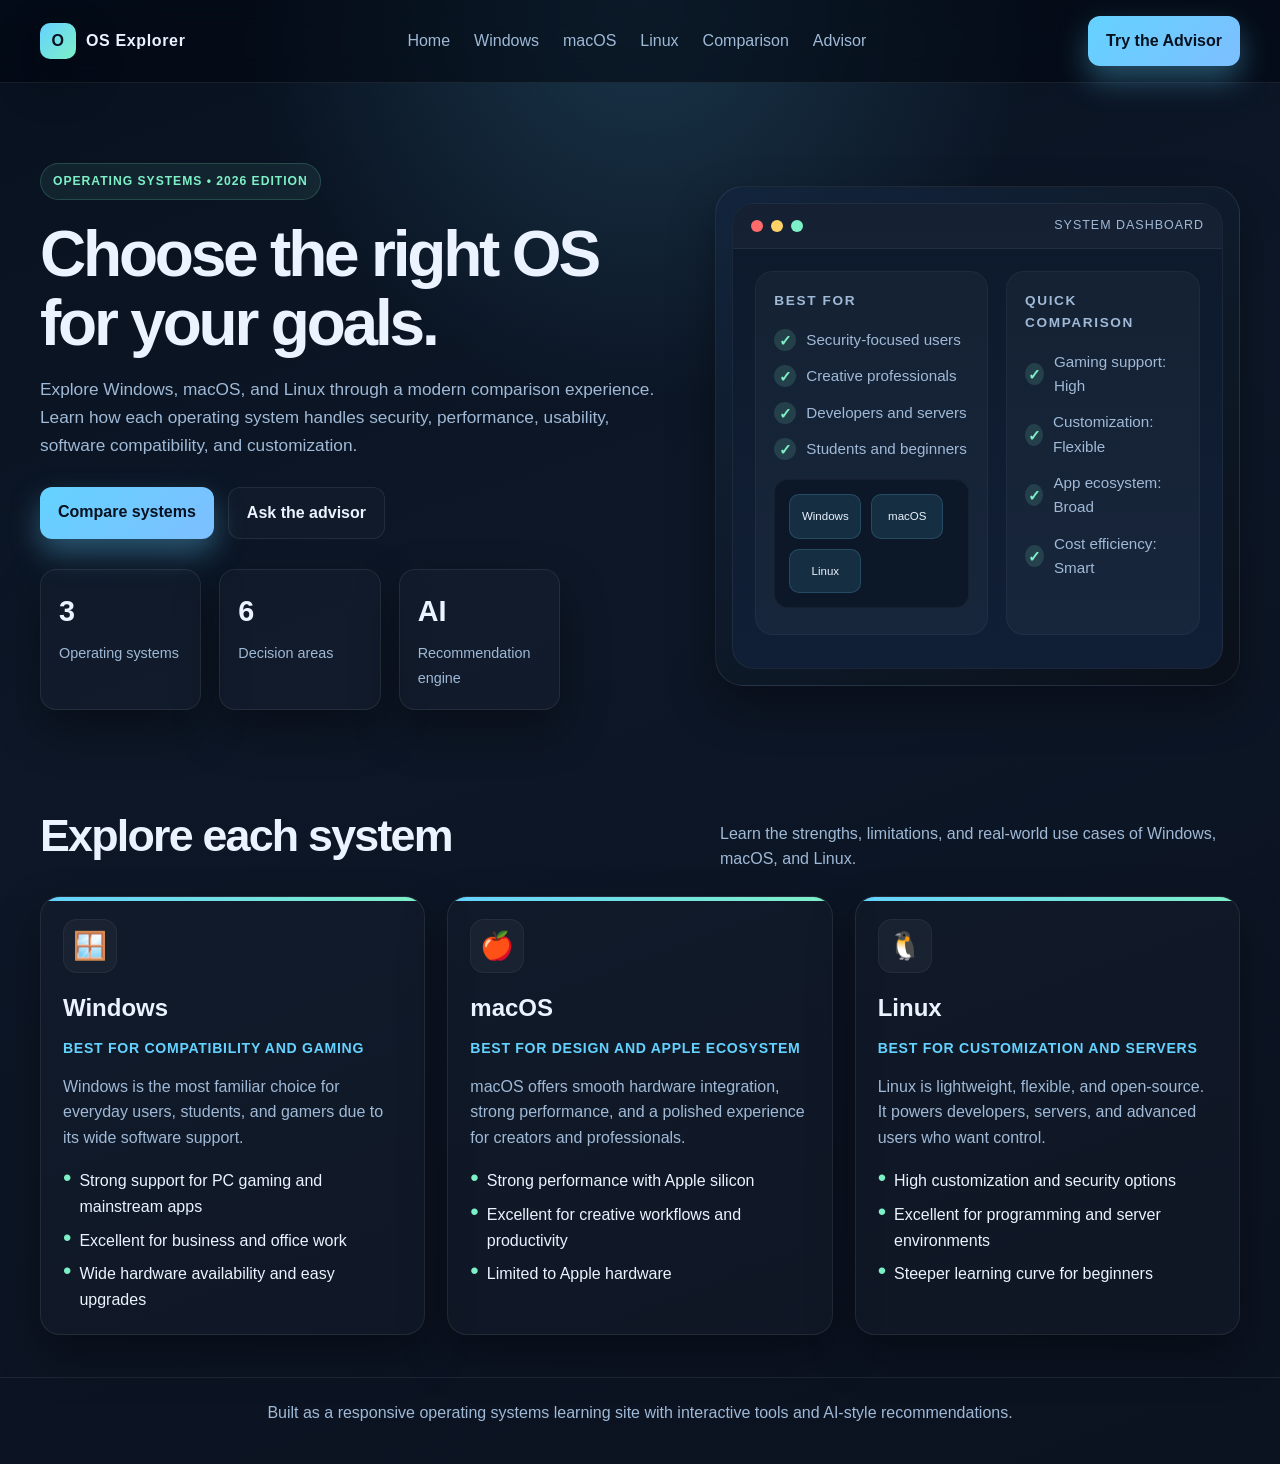
<file: index.html>
<!DOCTYPE html>
<html lang="en">
<head>
  <meta charset="UTF-8" />
  <meta name="viewport" content="width=device-width, initial-scale=1.0" />
  <title>OS Explorer</title>
  <link rel="stylesheet" href="styles.css" />
</head>
<body>
  <header>
    <div class="container nav">
      <div class="brand">
        <span class="brand-mark">O</span>
        <span>OS Explorer</span>
      </div>

      <nav class="nav-links">
        <a href="index.html">Home</a>
        <a href="windows.html">Windows</a>
        <a href="macos.html">macOS</a>
        <a href="linux.html">Linux</a>
        <a href="comparison.html">Comparison</a>
        <a href="advisor.html">Advisor</a>
      </nav>

      <a href="advisor.html" class="cta">Try the Advisor</a>
    </div>
  </header>

  <main>
    <section class="hero">
      <div class="container hero-grid">
        <div>
          <span class="eyebrow">Operating Systems • 2026 Edition</span>
          <h1>Choose the right OS for your goals.</h1>
          <p class="lead">
            Explore Windows, macOS, and Linux through a modern comparison experience.
            Learn how each operating system handles security, performance, usability,
            software compatibility, and customization.
          </p>

          <div class="hero-actions">
            <a href="comparison.html" class="cta">Compare systems</a>
            <a href="advisor.html" class="secondary-btn">Ask the advisor</a>
          </div>

          <div class="hero-stats">
            <div class="stat-card">
              <strong>3</strong>
              <span>Operating systems</span>
            </div>
            <div class="stat-card">
              <strong>6</strong>
              <span>Decision areas</span>
            </div>
            <div class="stat-card">
              <strong>AI</strong>
              <span>Recommendation engine</span>
            </div>
          </div>
        </div>

        <div class="hero-visual">
          <div class="os-window">
            <div class="window-bar">
              <div class="window-controls">
                <span class="dot red"></span>
                <span class="dot yellow"></span>
                <span class="dot green"></span>
              </div>
              <div class="window-title">System Dashboard</div>
            </div>

            <div class="desktop">
              <div class="desktop-panel">
                <h3>Best For</h3>
                <ul class="feature-list">
                  <li><span class="check">✓</span> Security-focused users</li>
                  <li><span class="check">✓</span> Creative professionals</li>
                  <li><span class="check">✓</span> Developers and servers</li>
                  <li><span class="check">✓</span> Students and beginners</li>
                </ul>

                <div class="taskbar">
                  <div class="mini-app">Windows</div>
                  <div class="mini-app">macOS</div>
                  <div class="mini-app">Linux</div>
                </div>
              </div>

              <div class="desktop-panel">
                <h3>Quick Comparison</h3>
                <ul class="feature-list">
                  <li><span class="check">✓</span> Gaming support: High</li>
                  <li><span class="check">✓</span> Customization: Flexible</li>
                  <li><span class="check">✓</span> App ecosystem: Broad</li>
                  <li><span class="check">✓</span> Cost efficiency: Smart</li>
                </ul>
              </div>
            </div>
          </div>
        </div>
      </div>
    </section>

    <section>
      <div class="container">
        <div class="section-head">
          <h2>Explore each system</h2>
          <div class="section-tag">
            Learn the strengths, limitations, and real-world use cases of Windows, macOS, and Linux.
          </div>
        </div>

        <div class="cards">
          <article class="os-card">
            <div class="os-icon">🪟</div>
            <h3>Windows</h3>
            <div class="tag-line">Best for compatibility and gaming</div>
            <p>Windows is the most familiar choice for everyday users, students, and gamers due to its wide software support.</p>
            <ul class="mini-points">
              <li>Strong support for PC gaming and mainstream apps</li>
              <li>Excellent for business and office work</li>
              <li>Wide hardware availability and easy upgrades</li>
            </ul>
          </article>

          <article class="os-card">
            <div class="os-icon">🍎</div>
            <h3>macOS</h3>
            <div class="tag-line">Best for design and Apple ecosystem</div>
            <p>macOS offers smooth hardware integration, strong performance, and a polished experience for creators and professionals.</p>
            <ul class="mini-points">
              <li>Strong performance with Apple silicon</li>
              <li>Excellent for creative workflows and productivity</li>
              <li>Limited to Apple hardware</li>
            </ul>
          </article>

          <article class="os-card">
            <div class="os-icon">🐧</div>
            <h3>Linux</h3>
            <div class="tag-line">Best for customization and servers</div>
            <p>Linux is lightweight, flexible, and open-source. It powers developers, servers, and advanced users who want control.</p>
            <ul class="mini-points">
              <li>High customization and security options</li>
              <li>Excellent for programming and server environments</li>
              <li>Steeper learning curve for beginners</li>
            </ul>
          </article>
        </div>
      </div>
    </section>
  </main>

  <footer>
    <div class="container">
      Built as a responsive operating systems learning site with interactive tools and AI-style recommendations.
    </div>
  </footer>

  <script src="script.js"></script>
</body>
</html>
</file>
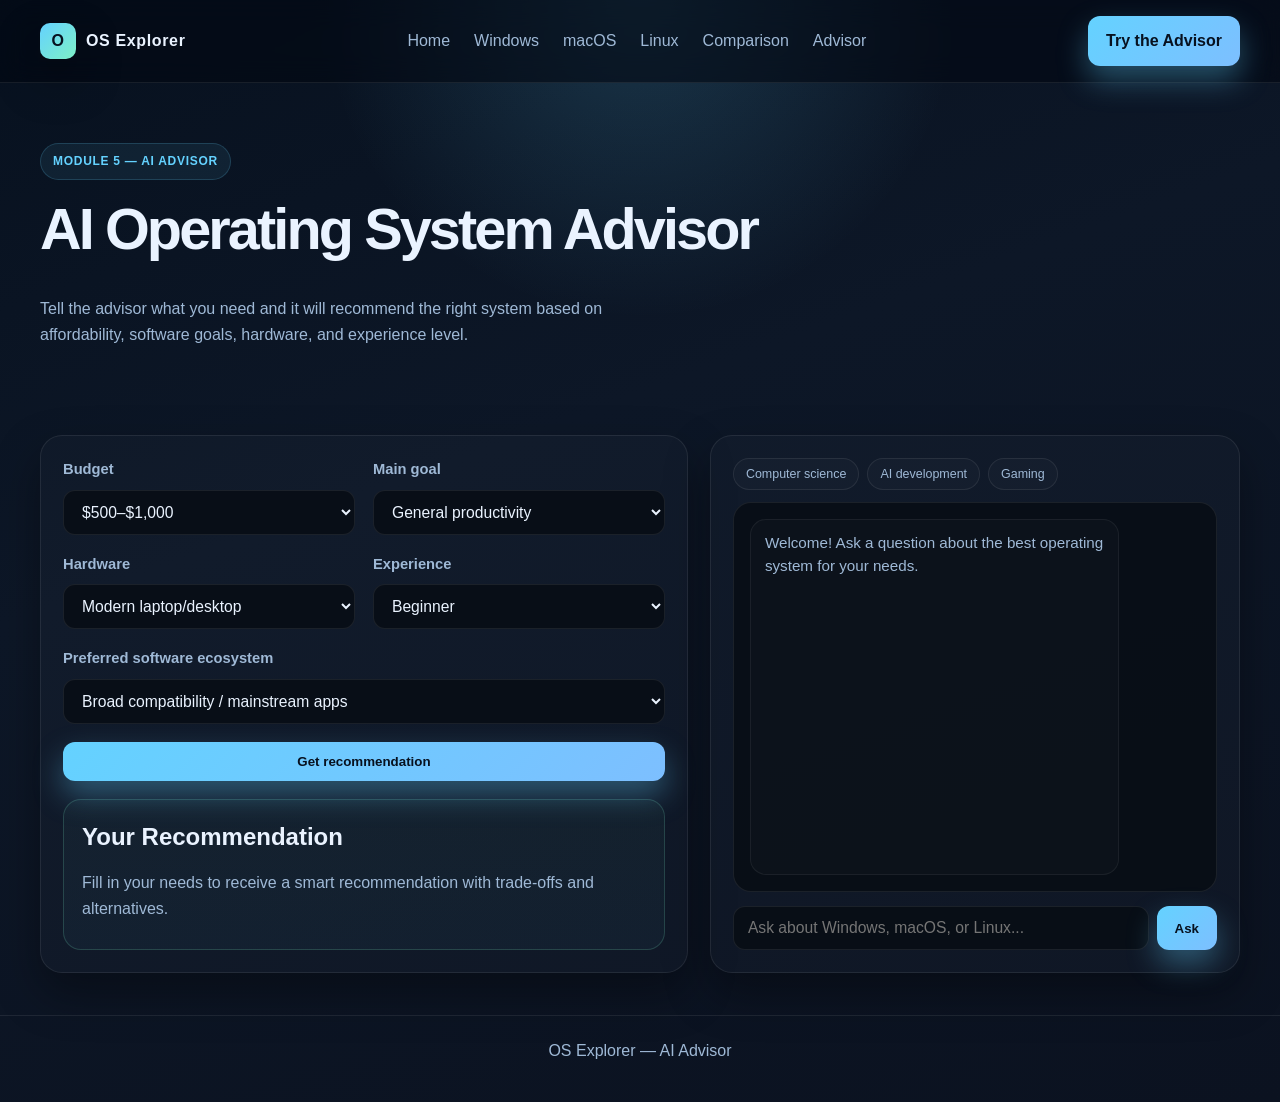
<file: advisor.html>
<!DOCTYPE html>
<html lang="en">
<head>
  <meta charset="UTF-8" />
  <meta name="viewport" content="width=device-width, initial-scale=1.0" />
  <title>Advisor | OS Explorer</title>
  <link rel="stylesheet" href="styles.css" />
</head>
<body>
  <header>
    <div class="container nav">
      <div class="brand">
        <span class="brand-mark">O</span>
        <span>OS Explorer</span>
      </div>

      <nav class="nav-links">
        <a href="index.html">Home</a>
        <a href="windows.html">Windows</a>
        <a href="macos.html">macOS</a>
        <a href="linux.html">Linux</a>
        <a href="comparison.html">Comparison</a>
        <a href="advisor.html">Advisor</a>
      </nav>

      <a href="advisor.html" class="cta">Try the Advisor</a>
    </div>
  </header>

  <main class="container">
    <section class="page-hero">
      <div class="page-badge">Module 5 — AI Advisor</div>
      <div class="page-header">
        <div>
          <h1>AI Operating System Advisor</h1>
        </div>
        <p>
          Tell the advisor what you need and it will recommend the right system based on
          affordability, software goals, hardware, and experience level.
        </p>
      </div>
    </section>

    <section>
      <div class="advisor-layout">
        <div class="panel">
          <form id="advisorForm">
            <div class="field-grid">
              <label>
                Budget
                <select id="budget">
                  <option value="low">Under $500</option>
                  <option value="mid" selected>$500–$1,000</option>
                  <option value="high">$1,000–$2,500</option>
                  <option value="premium">$2,500+</option>
                </select>
              </label>

              <label>
                Main goal
                <select id="goal">
                  <option value="general" selected>General productivity</option>
                  <option value="gaming">Gaming</option>
                  <option value="ai">AI / machine learning</option>
                  <option value="software">Software development</option>
                  <option value="server">Web server / cloud</option>
                  <option value="design">Design / media</option>
                </select>
              </label>

              <label>
                Hardware
                <select id="hardware">
                  <option value="new" selected>Modern laptop/desktop</option>
                  <option value="older">Older machine</option>
                  <option value="apple">Apple laptop/desktop</option>
                </select>
              </label>

              <label>
                Experience
                <select id="experience">
                  <option value="beginner" selected>Beginner</option>
                  <option value="intermediate">Intermediate</option>
                  <option value="advanced">Advanced</option>
                </select>
              </label>
            </div>

            <label>
              Preferred software ecosystem
              <select id="ecosystem">
                <option value="broad" selected>Broad compatibility / mainstream apps</option>
                <option value="apple">Apple ecosystem</option>
                <option value="developer">Developer tools and terminal</option>
                <option value="custom">Customization and control</option>
              </select>
            </label>

            <button type="submit" class="cta">Get recommendation</button>
          </form>

          <div class="result-box" id="recommendationResult">
            <h3>Your Recommendation</h3>
            <p>Fill in your needs to receive a smart recommendation with trade-offs and alternatives.</p>
          </div>
        </div>

        <div class="panel chat">
          <div class="quick-questions">
            <button class="quick-btn" data-question="Which OS is best for computer science students?">Computer science</button>
            <button class="quick-btn" data-question="I want to develop AI models. Should I use Windows, macOS, or Linux?">AI development</button>
            <button class="quick-btn" data-question="Which system is best for gaming?">Gaming</button>
          </div>

          <div class="chat-box" id="chatBox">
            <div class="message bot">
              Welcome! Ask a question about the best operating system for your needs.
            </div>
          </div>

          <div class="chat-input-row">
            <input id="chatInput" type="text" placeholder="Ask about Windows, macOS, or Linux..." />
            <button class="cta" id="sendChat">Ask</button>
          </div>
        </div>
      </div>
    </section>
  </main>

  <footer>
    <div class="container">
      OS Explorer — AI Advisor
    </div>
  </footer>

  <script src="script.js"></script>
</body>
</html>
</file>
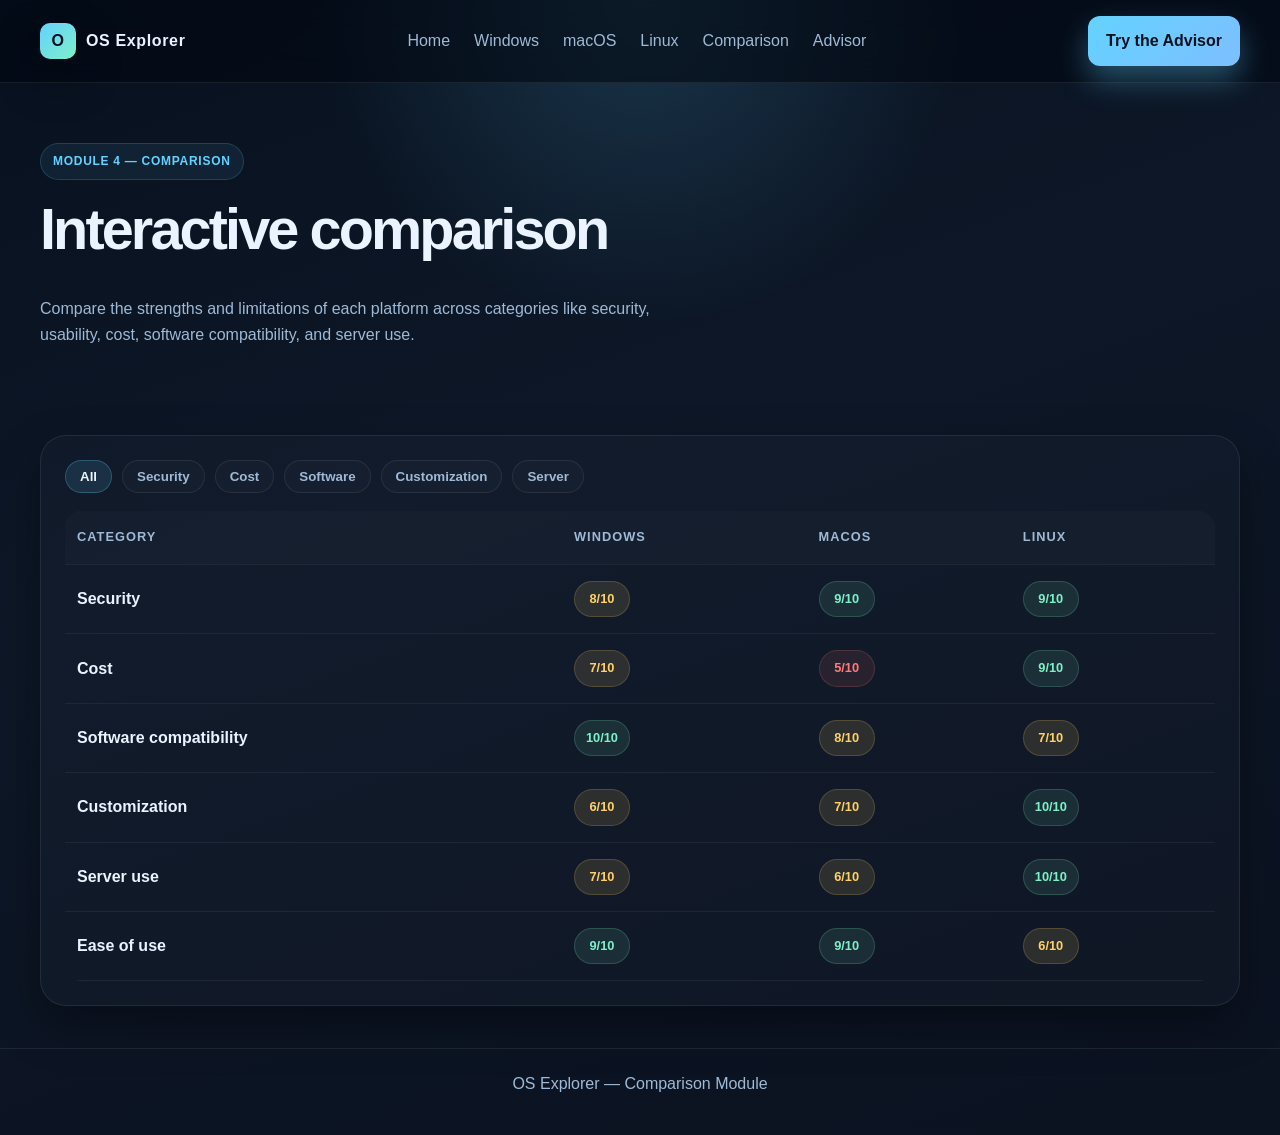
<file: comparison.html>
<!DOCTYPE html>
<html lang="en">
<head>
  <meta charset="UTF-8" />
  <meta name="viewport" content="width=device-width, initial-scale=1.0" />
  <title>Comparison | OS Explorer</title>
  <link rel="stylesheet" href="styles.css" />
</head>
<body>
  <header>
    <div class="container nav">
      <div class="brand">
        <span class="brand-mark">O</span>
        <span>OS Explorer</span>
      </div>

      <nav class="nav-links">
        <a href="index.html">Home</a>
        <a href="windows.html">Windows</a>
        <a href="macos.html">macOS</a>
        <a href="linux.html">Linux</a>
        <a href="comparison.html">Comparison</a>
        <a href="advisor.html">Advisor</a>
      </nav>

      <a href="advisor.html" class="cta">Try the Advisor</a>
    </div>
  </header>

  <main class="container">
    <section class="page-hero">
      <div class="page-badge">Module 4 — Comparison</div>
      <div class="page-header">
        <div>
          <h1>Interactive comparison</h1>
        </div>
        <p>
          Compare the strengths and limitations of each platform across categories like security,
          usability, cost, software compatibility, and server use.
        </p>
      </div>
    </section>

    <section>
      <div class="comparison-wrap">
        <div class="comparison-controls">
          <button class="filter-btn active" data-filter="all">All</button>
          <button class="filter-btn" data-filter="security">Security</button>
          <button class="filter-btn" data-filter="cost">Cost</button>
          <button class="filter-btn" data-filter="software">Software</button>
          <button class="filter-btn" data-filter="customization">Customization</button>
          <button class="filter-btn" data-filter="server">Server</button>
        </div>

        <table>
          <thead>
            <tr>
              <th>Category</th>
              <th>Windows</th>
              <th>macOS</th>
              <th>Linux</th>
            </tr>
          </thead>
          <tbody id="comparisonTableBody">
            <tr data-category="security">
              <td>Security</td>
              <td><span class="metric medium">8/10</span></td>
              <td><span class="metric">9/10</span></td>
              <td><span class="metric">9/10</span></td>
            </tr>
            <tr data-category="cost">
              <td>Cost</td>
              <td><span class="metric medium">7/10</span></td>
              <td><span class="metric low">5/10</span></td>
              <td><span class="metric">9/10</span></td>
            </tr>
            <tr data-category="software">
              <td>Software compatibility</td>
              <td><span class="metric">10/10</span></td>
              <td><span class="metric medium">8/10</span></td>
              <td><span class="metric medium">7/10</span></td>
            </tr>
            <tr data-category="customization">
              <td>Customization</td>
              <td><span class="metric medium">6/10</span></td>
              <td><span class="metric medium">7/10</span></td>
              <td><span class="metric">10/10</span></td>
            </tr>
            <tr data-category="server">
              <td>Server use</td>
              <td><span class="metric medium">7/10</span></td>
              <td><span class="metric medium">6/10</span></td>
              <td><span class="metric">10/10</span></td>
            </tr>
            <tr data-category="usability">
              <td>Ease of use</td>
              <td><span class="metric">9/10</span></td>
              <td><span class="metric">9/10</span></td>
              <td><span class="metric medium">6/10</span></td>
            </tr>
          </tbody>
        </table>
      </div>
    </section>
  </main>

  <footer>
    <div class="container">
      OS Explorer — Comparison Module
    </div>
  </footer>

  <script src="script.js"></script>
</body>
</html>
</file>
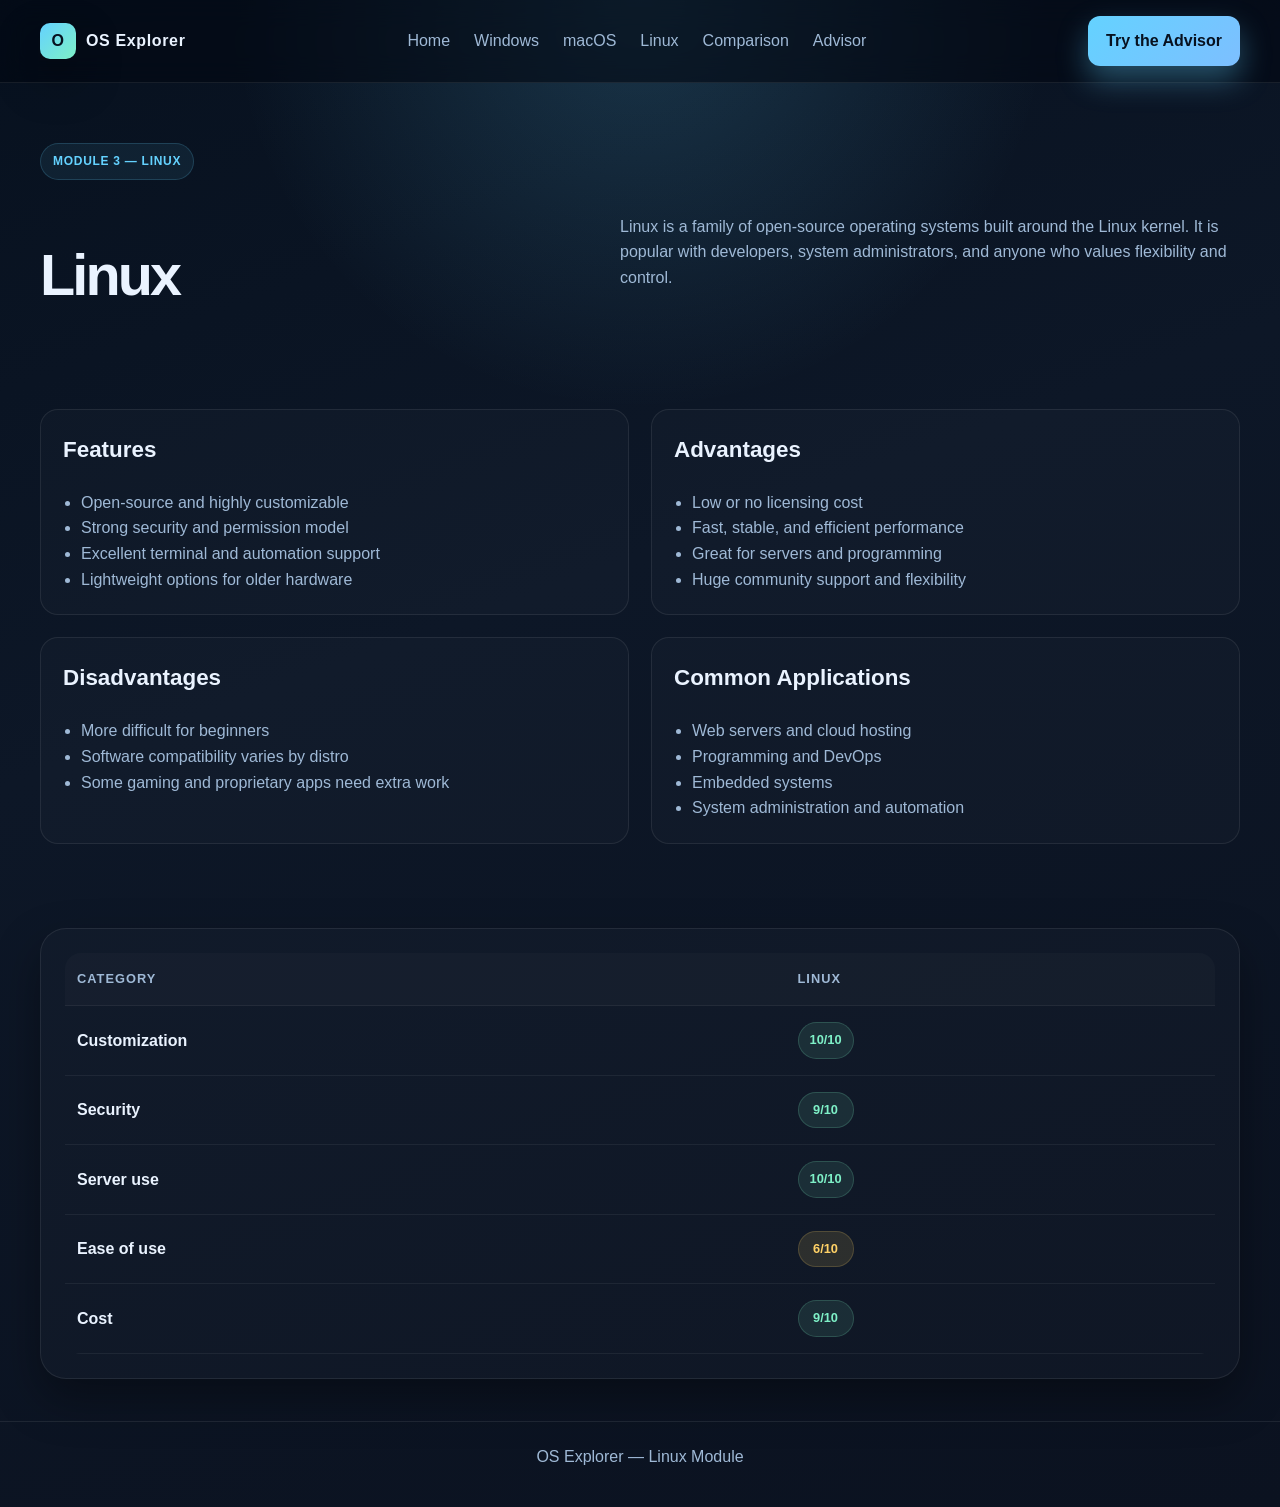
<file: linux.html>
<!DOCTYPE html>
<html lang="en">
<head>
  <meta charset="UTF-8" />
  <meta name="viewport" content="width=device-width, initial-scale=1.0" />
  <title>Linux | OS Explorer</title>
  <link rel="stylesheet" href="styles.css" />
</head>
<body>
  <header>
    <div class="container nav">
      <div class="brand">
        <span class="brand-mark">O</span>
        <span>OS Explorer</span>
      </div>

      <nav class="nav-links">
        <a href="index.html">Home</a>
        <a href="windows.html">Windows</a>
        <a href="macos.html">macOS</a>
        <a href="linux.html">Linux</a>
        <a href="comparison.html">Comparison</a>
        <a href="advisor.html">Advisor</a>
      </nav>

      <a href="advisor.html" class="cta">Try the Advisor</a>
    </div>
  </header>

  <main class="container">
    <section class="page-hero">
      <div class="page-badge">Module 3 — Linux</div>
      <div class="page-header">
        <div>
          <h1>Linux</h1>
        </div>
        <p>
          Linux is a family of open-source operating systems built around the Linux kernel.
          It is popular with developers, system administrators, and anyone who values flexibility and control.
        </p>
      </div>
    </section>

    <section class="feature-section">
      <div class="feature-card">
        <h3>Features</h3>
        <ul>
          <li>Open-source and highly customizable</li>
          <li>Strong security and permission model</li>
          <li>Excellent terminal and automation support</li>
          <li>Lightweight options for older hardware</li>
        </ul>
      </div>

      <div class="feature-card">
        <h3>Advantages</h3>
        <ul>
          <li>Low or no licensing cost</li>
          <li>Fast, stable, and efficient performance</li>
          <li>Great for servers and programming</li>
          <li>Huge community support and flexibility</li>
        </ul>
      </div>

      <div class="feature-card">
        <h3>Disadvantages</h3>
        <ul>
          <li>More difficult for beginners</li>
          <li>Software compatibility varies by distro</li>
          <li>Some gaming and proprietary apps need extra work</li>
        </ul>
      </div>

      <div class="feature-card">
        <h3>Common Applications</h3>
        <ul>
          <li>Web servers and cloud hosting</li>
          <li>Programming and DevOps</li>
          <li>Embedded systems</li>
          <li>System administration and automation</li>
        </ul>
      </div>
    </section>

    <section>
      <div class="comparison-wrap">
        <table>
          <thead>
            <tr>
              <th>Category</th>
              <th>Linux</th>
            </tr>
          </thead>
          <tbody>
            <tr><td>Customization</td><td><span class="metric">10/10</span></td></tr>
            <tr><td>Security</td><td><span class="metric">9/10</span></td></tr>
            <tr><td>Server use</td><td><span class="metric">10/10</span></td></tr>
            <tr><td>Ease of use</td><td><span class="metric medium">6/10</span></td></tr>
            <tr><td>Cost</td><td><span class="metric">9/10</span></td></tr>
          </tbody>
        </table>
      </div>
    </section>
  </main>

  <footer>
    <div class="container">
      OS Explorer — Linux Module
    </div>
  </footer>

  <script src="script.js"></script>
</body>
</html>
</file>
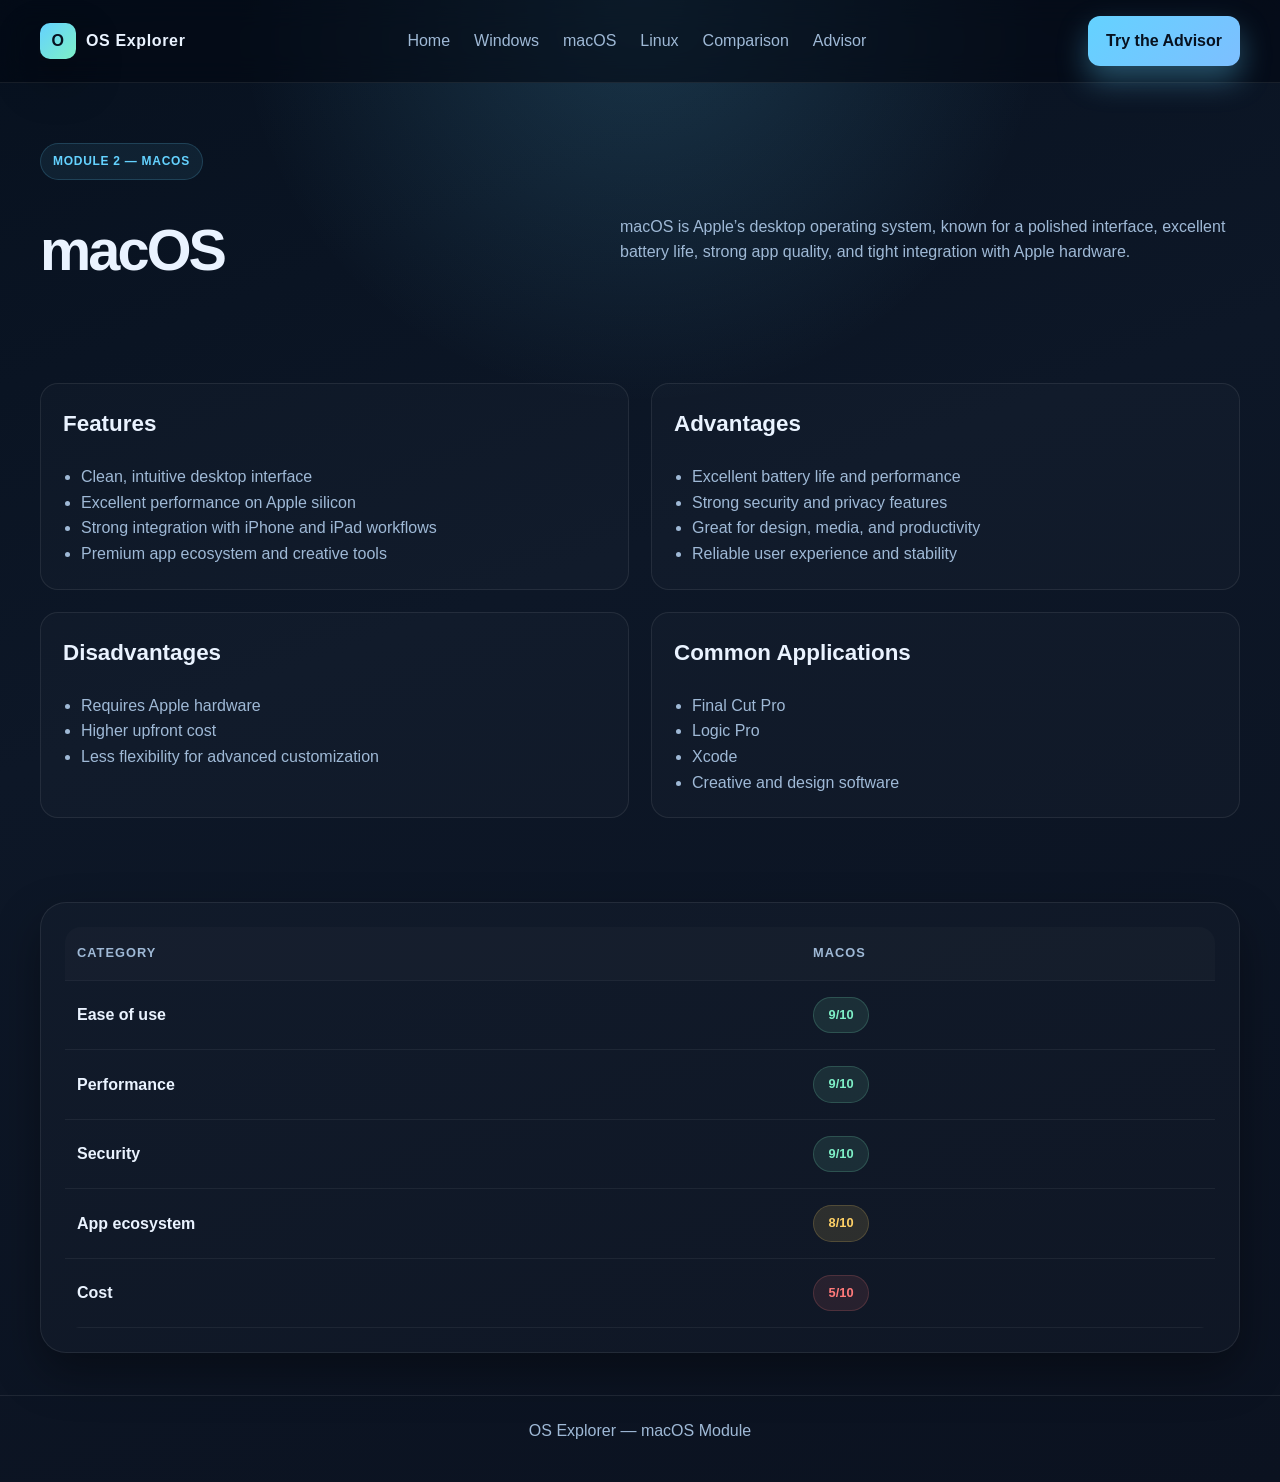
<file: macos.html>
<!DOCTYPE html>
<html lang="en">
<head>
  <meta charset="UTF-8" />
  <meta name="viewport" content="width=device-width, initial-scale=1.0" />
  <title>macOS | OS Explorer</title>
  <link rel="stylesheet" href="styles.css" />
</head>
<body>
  <header>
    <div class="container nav">
      <div class="brand">
        <span class="brand-mark">O</span>
        <span>OS Explorer</span>
      </div>

      <nav class="nav-links">
        <a href="index.html">Home</a>
        <a href="windows.html">Windows</a>
        <a href="macos.html">macOS</a>
        <a href="linux.html">Linux</a>
        <a href="comparison.html">Comparison</a>
        <a href="advisor.html">Advisor</a>
      </nav>

      <a href="advisor.html" class="cta">Try the Advisor</a>
    </div>
  </header>

  <main class="container">
    <section class="page-hero">
      <div class="page-badge">Module 2 — macOS</div>
      <div class="page-header">
        <div>
          <h1>macOS</h1>
        </div>
        <p>
          macOS is Apple’s desktop operating system, known for a polished interface,
          excellent battery life, strong app quality, and tight integration with Apple hardware.
        </p>
      </div>
    </section>

    <section class="feature-section">
      <div class="feature-card">
        <h3>Features</h3>
        <ul>
          <li>Clean, intuitive desktop interface</li>
          <li>Excellent performance on Apple silicon</li>
          <li>Strong integration with iPhone and iPad workflows</li>
          <li>Premium app ecosystem and creative tools</li>
        </ul>
      </div>

      <div class="feature-card">
        <h3>Advantages</h3>
        <ul>
          <li>Excellent battery life and performance</li>
          <li>Strong security and privacy features</li>
          <li>Great for design, media, and productivity</li>
          <li>Reliable user experience and stability</li>
        </ul>
      </div>

      <div class="feature-card">
        <h3>Disadvantages</h3>
        <ul>
          <li>Requires Apple hardware</li>
          <li>Higher upfront cost</li>
          <li>Less flexibility for advanced customization</li>
        </ul>
      </div>

      <div class="feature-card">
        <h3>Common Applications</h3>
        <ul>
          <li>Final Cut Pro</li>
          <li>Logic Pro</li>
          <li>Xcode</li>
          <li>Creative and design software</li>
        </ul>
      </div>
    </section>

    <section>
      <div class="comparison-wrap">
        <table>
          <thead>
            <tr>
              <th>Category</th>
              <th>macOS</th>
            </tr>
          </thead>
          <tbody>
            <tr><td>Ease of use</td><td><span class="metric">9/10</span></td></tr>
            <tr><td>Performance</td><td><span class="metric">9/10</span></td></tr>
            <tr><td>Security</td><td><span class="metric">9/10</span></td></tr>
            <tr><td>App ecosystem</td><td><span class="metric medium">8/10</span></td></tr>
            <tr><td>Cost</td><td><span class="metric low">5/10</span></td></tr>
          </tbody>
        </table>
      </div>
    </section>
  </main>

  <footer>
    <div class="container">
      OS Explorer — macOS Module
    </div>
  </footer>

  <script src="script.js"></script>
</body>
</html>
</file>
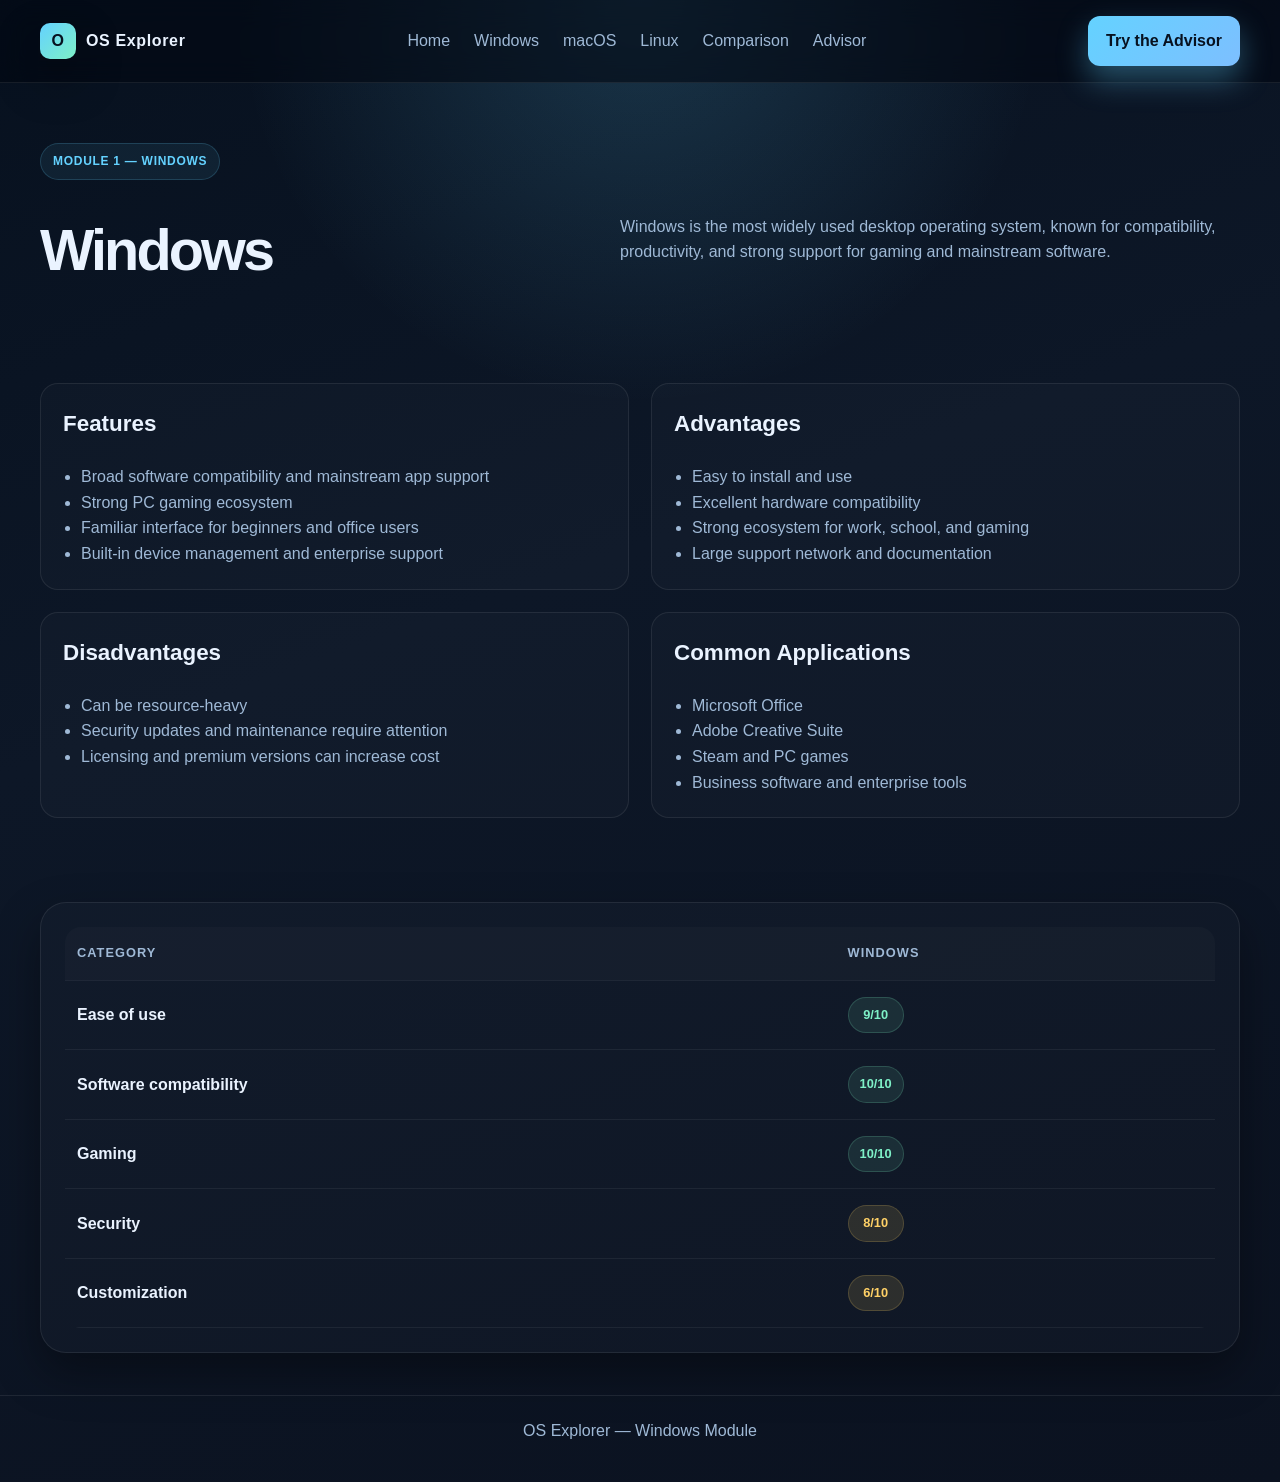
<file: windows.html>
<!DOCTYPE html>
<html lang="en">
<head>
  <meta charset="UTF-8" />
  <meta name="viewport" content="width=device-width, initial-scale=1.0" />
  <title>Windows | OS Explorer</title>
  <link rel="stylesheet" href="styles.css" />
</head>
<body>
  <header>
    <div class="container nav">
      <div class="brand">
        <span class="brand-mark">O</span>
        <span>OS Explorer</span>
      </div>

      <nav class="nav-links">
        <a href="index.html">Home</a>
        <a href="windows.html">Windows</a>
        <a href="macos.html">macOS</a>
        <a href="linux.html">Linux</a>
        <a href="comparison.html">Comparison</a>
        <a href="advisor.html">Advisor</a>
      </nav>

      <a href="advisor.html" class="cta">Try the Advisor</a>
    </div>
  </header>

  <main class="container">
    <section class="page-hero">
      <div class="page-badge">Module 1 — Windows</div>
      <div class="page-header">
        <div>
          <h1>Windows</h1>
        </div>
        <p>
          Windows is the most widely used desktop operating system, known for compatibility,
          productivity, and strong support for gaming and mainstream software.
        </p>
      </div>
    </section>

    <section class="feature-section">
      <div class="feature-card">
        <h3>Features</h3>
        <ul>
          <li>Broad software compatibility and mainstream app support</li>
          <li>Strong PC gaming ecosystem</li>
          <li>Familiar interface for beginners and office users</li>
          <li>Built-in device management and enterprise support</li>
        </ul>
      </div>

      <div class="feature-card">
        <h3>Advantages</h3>
        <ul>
          <li>Easy to install and use</li>
          <li>Excellent hardware compatibility</li>
          <li>Strong ecosystem for work, school, and gaming</li>
          <li>Large support network and documentation</li>
        </ul>
      </div>

      <div class="feature-card">
        <h3>Disadvantages</h3>
        <ul>
          <li>Can be resource-heavy</li>
          <li>Security updates and maintenance require attention</li>
          <li>Licensing and premium versions can increase cost</li>
        </ul>
      </div>

      <div class="feature-card">
        <h3>Common Applications</h3>
        <ul>
          <li>Microsoft Office</li>
          <li>Adobe Creative Suite</li>
          <li>Steam and PC games</li>
          <li>Business software and enterprise tools</li>
        </ul>
      </div>
    </section>

    <section>
      <div class="comparison-wrap">
        <table>
          <thead>
            <tr>
              <th>Category</th>
              <th>Windows</th>
            </tr>
          </thead>
          <tbody>
            <tr><td>Ease of use</td><td><span class="metric">9/10</span></td></tr>
            <tr><td>Software compatibility</td><td><span class="metric">10/10</span></td></tr>
            <tr><td>Gaming</td><td><span class="metric">10/10</span></td></tr>
            <tr><td>Security</td><td><span class="metric medium">8/10</span></td></tr>
            <tr><td>Customization</td><td><span class="metric medium">6/10</span></td></tr>
          </tbody>
        </table>
      </div>
    </section>
  </main>

  <footer>
    <div class="container">
      OS Explorer — Windows Module
    </div>
  </footer>

  <script src="script.js"></script>
</body>
</html>
</file>
<file: styles.css>
:root {
  --bg: #07111f;
  --bg-soft: #101b2c;
  --panel: rgba(16, 27, 44, 0.75);
  --panel-strong: #13253d;
  --text: #eaf3ff;
  --muted: #9fb9d6;
  --primary: #64d2ff;
  --secondary: #7ef0c7;
  --warning: #ffd166;
  --danger: #ff7a7a;
  --shadow: 0 20px 45px rgba(0, 0, 0, 0.35);
  --border: rgba(255, 255, 255, 0.08);
  --radius: 20px;
}

* { box-sizing: border-box; }

html { scroll-behavior: smooth; }

body {
  margin: 0;
  font-family: "Segoe UI", Tahoma, Geneva, Verdana, sans-serif;
  background:
    radial-gradient(circle at top, rgba(100, 210, 255, 0.18), transparent 25%),
    linear-gradient(160deg, var(--bg), #0d1727 40%, #0b1220);
  color: var(--text);
  line-height: 1.6;
}

a { color: inherit; text-decoration: none; }

img { max-width: 100%; display: block; }

.container {
  width: min(1200px, calc(100% - 32px));
  margin: 0 auto;
}

header {
  position: sticky;
  top: 0;
  backdrop-filter: blur(14px);
  background: rgba(3, 8, 18, 0.58);
  border-bottom: 1px solid var(--border);
  z-index: 100;
}

.nav {
  display: flex;
  align-items: center;
  justify-content: space-between;
  padding: 16px 0;
  gap: 20px;
}

.brand {
  display: flex;
  align-items: center;
  gap: 10px;
  font-weight: 700;
  letter-spacing: 0.04em;
}

.brand-mark {
  width: 36px;
  height: 36px;
  border-radius: 10px;
  background: linear-gradient(135deg, var(--primary), var(--secondary));
  display: grid;
  place-items: center;
  box-shadow: var(--shadow);
  color: #07111f;
  font-weight: 900;
}

.nav-links {
  display: flex;
  gap: 24px;
  color: var(--muted);
  flex-wrap: wrap;
}

.nav-links a:hover {
  color: var(--text);
}

.cta {
  background: linear-gradient(135deg, var(--primary), #7dbfff);
  color: #07111f;
  border: none;
  padding: 12px 18px;
  border-radius: 12px;
  font-weight: 800;
  cursor: pointer;
  transition: transform 0.2s ease, box-shadow 0.2s ease;
  box-shadow: 0 14px 30px rgba(100, 210, 255, 0.35);
}

.cta:hover {
  transform: translateY(-2px);
}

.secondary-btn {
  border: 1px solid var(--border);
  background: rgba(255,255,255,0.02);
  color: var(--text);
  padding: 12px 18px;
  border-radius: 12px;
  font-weight: 700;
  cursor: pointer;
}

.hero {
  padding: 80px 0 48px;
}

.hero-grid {
  display: grid;
  grid-template-columns: 1.1fr 0.9fr;
  gap: 34px;
  align-items: center;
}

.eyebrow {
  display: inline-flex;
  align-items: center;
  gap: 8px;
  background: rgba(126, 240, 199, 0.08);
  border: 1px solid rgba(126, 240, 199, 0.18);
  color: var(--secondary);
  border-radius: 999px;
  padding: 8px 12px;
  font-size: 0.76rem;
  letter-spacing: 0.08em;
  text-transform: uppercase;
  font-weight: 700;
}

h1 {
  font-size: clamp(2.4rem, 5vw, 4.4rem);
  line-height: 1.08;
  margin: 20px 0 18px;
  letter-spacing: -0.05em;
}

.lead {
  color: var(--muted);
  font-size: 1.08rem;
  max-width: 620px;
  margin-bottom: 28px;
}

.hero-actions {
  display: flex;
  gap: 14px;
  flex-wrap: wrap;
  margin-bottom: 30px;
}

.hero-stats {
  display: grid;
  grid-template-columns: repeat(3, minmax(100px, 1fr));
  gap: 18px;
  max-width: 520px;
}

.stat-card {
  background: rgba(255,255,255,0.02);
  border: 1px solid var(--border);
  border-radius: 16px;
  padding: 18px;
  box-shadow: var(--shadow);
}

.stat-card strong {
  display: block;
  font-size: clamp(1.2rem, 3vw, 1.8rem);
  margin-bottom: 6px;
}

.stat-card span {
  color: var(--muted);
  font-size: 0.9rem;
}

.hero-visual {
  position: relative;
  background: linear-gradient(145deg, rgba(19,37,61,0.9), rgba(10,16,25,0.9));
  border-radius: 28px;
  padding: 24px;
  border: 1px solid var(--border);
  box-shadow: var(--shadow);
  min-height: 500px;
  overflow: hidden;
}

.os-window {
  position: absolute;
  inset: 16px;
  border-radius: 22px;
  background: linear-gradient(180deg, #0d1a2c, #111f36);
  border: 1px solid rgba(255,255,255,0.06);
  overflow: hidden;
}

.window-bar {
  display: flex;
  align-items: center;
  justify-content: space-between;
  padding: 12px 18px;
  background: rgba(255,255,255,0.03);
  border-bottom: 1px solid rgba(255,255,255,0.06);
}

.window-controls {
  display: flex;
  gap: 8px;
}

.dot {
  width: 12px;
  height: 12px;
  border-radius: 50%;
  display: inline-block;
}

.dot.red { background: #ff6b6b; }
.dot.yellow { background: #ffd166; }
.dot.green { background: #7ef0c7; }

.window-title {
  color: var(--muted);
  font-size: 0.78rem;
  letter-spacing: 0.08em;
  text-transform: uppercase;
}

.desktop {
  display: grid;
  grid-template-columns: 1.2fr 1fr;
  gap: 18px;
  padding: 22px;
  height: calc(100% - 56px);
}

.desktop-panel {
  border-radius: 18px;
  background: rgba(255,255,255,0.03);
  border: 1px solid rgba(255,255,255,0.04);
  padding: 18px;
}

.desktop-panel h3 {
  margin: 0 0 16px;
  font-size: 0.85rem;
  letter-spacing: 0.12em;
  text-transform: uppercase;
  color: var(--muted);
}

.taskbar {
  background: rgba(11, 22, 38, 0.85);
  border: 1px solid rgba(255,255,255,0.04);
  border-radius: 14px;
  padding: 14px;
  display: flex;
  gap: 10px;
  flex-wrap: wrap;
  margin-top: 18px;
}

.mini-app {
  min-width: 72px;
  background: rgba(100,210,255,0.12);
  border: 1px solid rgba(100,210,255,0.18);
  border-radius: 10px;
  padding: 12px 8px;
  text-align: center;
  color: var(--text);
  font-size: 0.72rem;
}

.feature-list {
  list-style: none;
  padding: 0;
  margin: 0;
  display: grid;
  gap: 12px;
}

.feature-list li {
  display: flex;
  align-items: center;
  gap: 10px;
  color: var(--muted);
  font-size: 0.95rem;
}

.check {
  width: 22px;
  height: 22px;
  border-radius: 50%;
  display: grid;
  place-items: center;
  background: rgba(126, 240, 199, 0.14);
  color: var(--secondary);
  font-weight: 900;
}

section {
  padding: 42px 0;
}

.section-head {
  display: flex;
  justify-content: space-between;
  align-items: end;
  gap: 20px;
  margin-bottom: 24px;
  flex-wrap: wrap;
}

h2 {
  margin: 0;
  font-size: clamp(1.8rem, 4vw, 2.8rem);
  letter-spacing: -0.04em;
}

.section-tag {
  color: var(--muted);
  max-width: 520px;
}

.cards {
  display: grid;
  grid-template-columns: repeat(3, minmax(240px, 1fr));
  gap: 22px;
}

.os-card {
  background: rgba(255,255,255,0.02);
  border: 1px solid var(--border);
  border-radius: var(--radius);
  padding: 22px;
  box-shadow: var(--shadow);
  position: relative;
  overflow: hidden;
}

.os-card::before {
  content: "";
  position: absolute;
  inset: 0 auto auto 0;
  width: 100%;
  height: 4px;
  background: linear-gradient(90deg, var(--primary), var(--secondary));
}

.os-icon {
  width: 54px;
  height: 54px;
  border-radius: 14px;
  display: grid;
  place-items: center;
  font-size: 1.7rem;
  margin-bottom: 16px;
  background: rgba(255,255,255,0.04);
  border: 1px solid rgba(255,255,255,0.05);
}

.os-card h3 {
  margin: 0;
  font-size: 1.5rem;
}

.tag-line {
  color: var(--primary);
  font-weight: 700;
  margin: 10px 0 14px;
  font-size: 0.88rem;
  letter-spacing: 0.05em;
  text-transform: uppercase;
}

.os-card p {
  color: var(--muted);
  margin: 0 0 18px;
}

.mini-points {
  list-style: none;
  padding: 0;
  margin: 0;
  display: grid;
  gap: 8px;
}

.mini-points li {
  color: var(--text);
  display: flex;
  gap: 8px;
  align-items: flex-start;
}

.mini-points li::before {
  content: "•";
  color: var(--secondary);
  font-size: 1.5rem;
  line-height: 1;
  margin-top: -2px;
}

.comparison-wrap {
  background: rgba(255,255,255,0.02);
  border: 1px solid var(--border);
  border-radius: 26px;
  padding: 24px;
  box-shadow: var(--shadow);
}

.comparison-controls {
  display: flex;
  gap: 10px;
  flex-wrap: wrap;
  margin-bottom: 18px;
}

.filter-btn {
  background: rgba(255,255,255,0.02);
  color: var(--muted);
  border: 1px solid var(--border);
  padding: 8px 14px;
  border-radius: 999px;
  cursor: pointer;
  font-weight: 700;
}

.filter-btn.active {
  background: rgba(100, 210, 255, 0.12);
  color: var(--text);
  border-color: rgba(100, 210, 255, 0.25);
}

table {
  width: 100%;
  border-collapse: collapse;
  overflow: hidden;
  border-radius: 16px;
}

th, td {
  padding: 16px 12px;
  border-bottom: 1px solid rgba(255,255,255,0.06);
  text-align: left;
  vertical-align: middle;
}

thead th {
  color: var(--muted);
  background: rgba(255,255,255,0.02);
  text-transform: uppercase;
  letter-spacing: 0.08em;
  font-size: 0.8rem;
}

tbody td {
  font-weight: 600;
}

.metric {
  display: inline-flex;
  align-items: center;
  justify-content: center;
  min-width: 56px;
  padding: 7px 10px;
  border-radius: 999px;
  font-size: 0.8rem;
  background: rgba(126,240,199,0.1);
  color: var(--secondary);
  border: 1px solid rgba(126,240,199,0.18);
}

.metric.medium {
  background: rgba(255,209,102,0.12);
  color: var(--warning);
  border-color: rgba(255,209,102,0.18);
}

.metric.low {
  background: rgba(255,122,122,0.1);
  color: var(--danger);
  border-color: rgba(255,122,122,0.18);
}

.sim-grid {
  display: grid;
  grid-template-columns: repeat(3, minmax(250px, 1fr));
  gap: 22px;
}

.sim-card {
  background: rgba(255,255,255,0.02);
  border: 1px solid var(--border);
  border-radius: 22px;
  padding: 22px;
  position: relative;
  overflow: hidden;
}

.sim-card .badge {
  display: inline-flex;
  background: rgba(100, 210, 255, 0.1);
  color: var(--primary);
  border: 1px solid rgba(100, 210, 255, 0.18);
  padding: 6px 10px;
  border-radius: 999px;
  font-size: 0.72rem;
  font-weight: 700;
  margin-bottom: 14px;
}

.sim-card h3 {
  margin: 0 0 10px;
  font-size: 1.5rem;
}

.sim-card p {
  color: var(--muted);
  margin: 0;
}

.demo {
  margin-top: 18px;
  background: rgba(255,255,255,0.02);
  border: 1px solid rgba(255,255,255,0.06);
  border-radius: 16px;
  padding: 14px;
  min-height: 120px;
}

.demo .bar {
  height: 14px;
  border-radius: 999px;
  background: linear-gradient(90deg, rgba(100,210,255,0.8), rgba(126,240,199,0.8));
  margin: 10px 0;
}

.demo .bars {
  display: grid;
  gap: 10px;
  margin-top: 18px;
}

.demo .bars span {
  display: block;
  height: 10px;
  border-radius: 999px;
  background: linear-gradient(90deg, rgba(100,210,255,0.3), rgba(126,240,199,0.16));
}

.advisor-layout {
  display: grid;
  grid-template-columns: 1.1fr 0.9fr;
  gap: 22px;
}

.panel {
  background: rgba(255,255,255,0.02);
  border: 1px solid var(--border);
  border-radius: 22px;
  box-shadow: var(--shadow);
  padding: 22px;
}

form {
  display: grid;
  gap: 18px;
}

.field-grid {
  display: grid;
  grid-template-columns: repeat(2, minmax(180px, 1fr));
  gap: 18px;
}

label {
  display: grid;
  gap: 8px;
  color: var(--muted);
  font-size: 0.92rem;
  font-weight: 600;
}

input, select {
  width: 100%;
  border: 1px solid rgba(255,255,255,0.08);
  background: rgba(8, 14, 22, 0.9);
  color: var(--text);
  border-radius: 12px;
  padding: 12px 14px;
  font-size: 0.98rem;
}

.result-box {
  margin-top: 18px;
  background: linear-gradient(180deg, rgba(126,240,199,0.04), rgba(100,210,255,0.04));
  border: 1px solid rgba(126,240,199,0.18);
  border-radius: 18px;
  padding: 18px;
}

.result-box h3 {
  margin: 0 0 14px;
  font-size: 1.5rem;
}

.result-box p {
  color: var(--muted);
  margin: 0 0 10px;
}

.score-list {
  display: flex;
  flex-wrap: wrap;
  gap: 10px;
  margin-top: 14px;
}

.score-pill {
  padding: 8px 10px;
  border-radius: 999px;
  border: 1px solid rgba(255,255,255,0.06);
  background: rgba(255,255,255,0.02);
  color: var(--text);
  font-size: 0.84rem;
  font-weight: 700;
}

.chat {
  display: flex;
  flex-direction: column;
  height: 100%;
  min-height: 480px;
}

.chat-box {
  flex: 1;
  border-radius: 18px;
  background: rgba(8,14,22,0.9);
  border: 1px solid rgba(255,255,255,0.08);
  padding: 16px;
  overflow: auto;
  display: grid;
  gap: 12px;
  margin-bottom: 14px;
}

.message {
  max-width: 82%;
  border-radius: 16px;
  padding: 12px 14px;
  font-size: 0.95rem;
  line-height: 1.5;
}

.message.user {
  justify-self: end;
  background: rgba(100, 210, 255, 0.12);
  border: 1px solid rgba(100, 210, 255, 0.2);
  color: var(--text);
}

.message.bot {
  justify-self: start;
  background: rgba(255,255,255,0.02);
  border: 1px solid rgba(255,255,255,0.06);
  color: var(--muted);
}

.chat-input-row {
  display: flex;
  gap: 8px;
  flex-wrap: wrap;
}

.chat-input-row input {
  flex: 1;
  min-width: 150px;
}

.quick-questions {
  display: flex;
  gap: 8px;
  flex-wrap: wrap;
  margin-bottom: 12px;
}

.quick-btn {
  background: rgba(255,255,255,0.02);
  color: var(--muted);
  border: 1px solid rgba(255,255,255,0.08);
  border-radius: 999px;
  padding: 8px 12px;
  font-size: 0.78rem;
  cursor: pointer;
}

.feature-section {
  display: grid;
  grid-template-columns: repeat(2, minmax(280px, 1fr));
  gap: 22px;
  margin-top: 30px;
}

.feature-card {
  background: rgba(255,255,255,0.02);
  border: 1px solid var(--border);
  border-radius: 18px;
  padding: 22px;
}

.feature-card h3 {
  margin-top: 0;
  font-size: 1.4rem;
}

.feature-card ul {
  color: var(--muted);
  padding-left: 18px;
  margin: 0;
}

.page-hero {
  padding: 60px 0 30px;
}

.page-badge {
  display: inline-block;
  background: rgba(100,210,255,0.08);
  border: 1px solid rgba(100,210,255,0.18);
  color: var(--primary);
  padding: 8px 12px;
  border-radius: 999px;
  font-weight: 700;
  letter-spacing: 0.06em;
  text-transform: uppercase;
  font-size: 0.75rem;
}

.page-header {
  display: flex;
  justify-content: space-between;
  align-items: end;
  gap: 20px;
  flex-wrap: wrap;
  margin-top: 18px;
}

.page-header h1 {
  margin: 0;
  font-size: clamp(2.1rem, 5vw, 3.6rem);
}

.page-header p {
  color: var(--muted);
  max-width: 620px;
}

footer {
  border-top: 1px solid var(--border);
  padding: 22px 0 38px;
  color: var(--muted);
  text-align: center;
}

@media (max-width: 980px) {
  .hero-grid,
  .advisor-layout,
  .feature-section {
    grid-template-columns: 1fr;
  }
  .cards,
  .sim-grid {
    grid-template-columns: 1fr;
  }
  .desktop {
    grid-template-columns: 1fr;
  }
}

@media (max-width: 640px) {
  .nav {
    flex-wrap: wrap;
  }
  .nav-links {
    width: 100%;
    justify-content: center;
  }
  .field-grid {
    grid-template-columns: 1fr;
  }
  .hero-stats {
    grid-template-columns: 1fr;
  }
  h1 {
    font-size: 2.7rem;
  }
}
</file>
